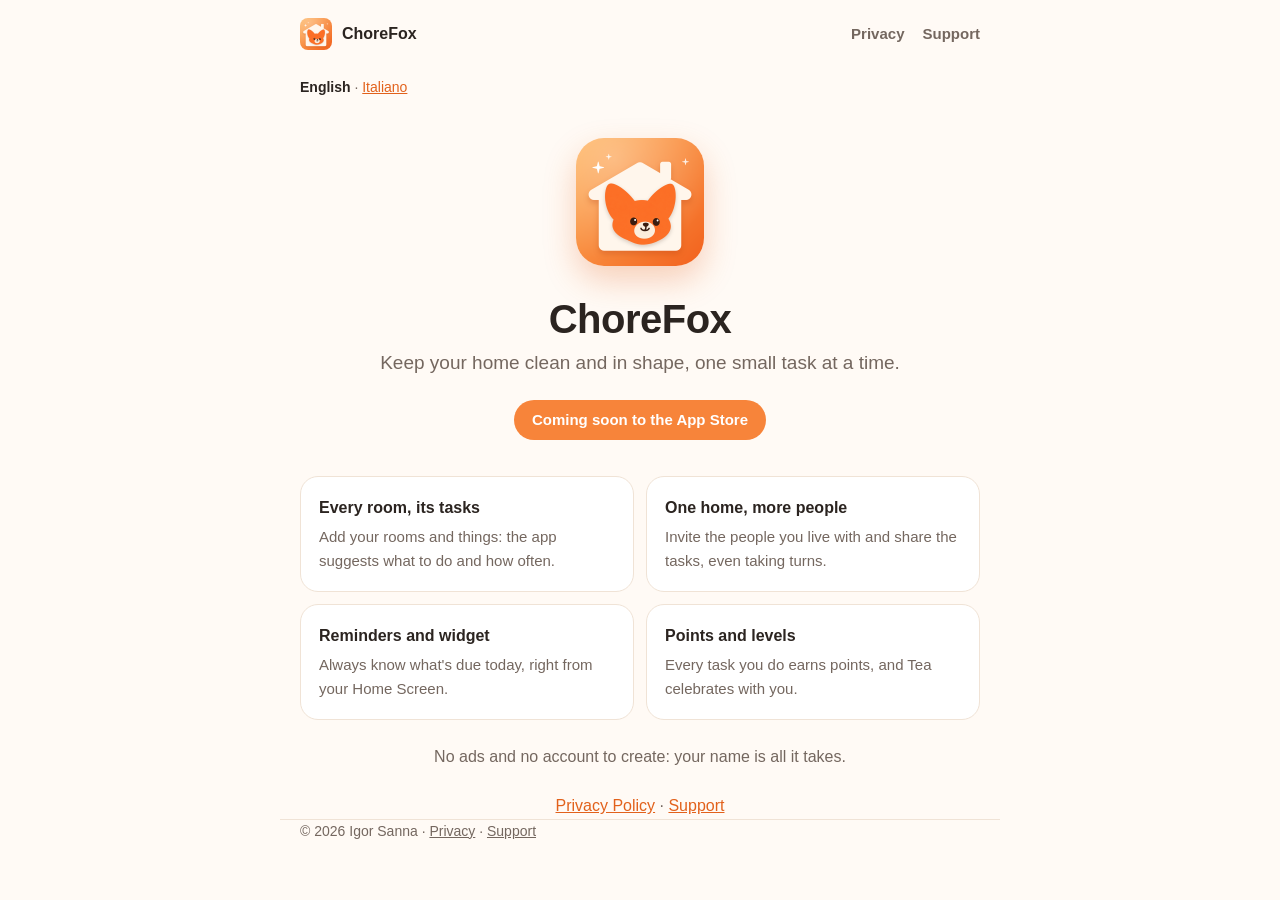
<file: index.html>
<!doctype html>
<html lang="en" data-title-it="ChoreFox">
<head>
  <meta charset="utf-8">
  <meta name="viewport" content="width=device-width, initial-scale=1">
  <title>ChoreFox</title>
  <meta name="description" content="ChoreFox: keep your home clean and in shape, one small task at a time.">
  <link rel="icon" href="favicon.png">
  <link rel="apple-touch-icon" href="apple-touch-icon.png">
  <link rel="stylesheet" href="style.css">
  <script src="lang.js"></script>
</head>
<body>
  <header>
    <div class="wrap bar">
      <a class="brand" href="./"><img src="icon.png" alt=""> ChoreFox</a>
      <nav>
        <a href="privacy.html">Privacy</a>
        <a href="support.html"><span class="t-en">Support</span><span class="t-it">Supporto</span></a>
      </nav>
    </div>
  </header>

  <main class="wrap">
    <p class="lang"><a href="#en">English</a> · <a href="#it">Italiano</a></p>

    <section id="en" lang="en">
      <div class="hero">
        <img src="icon.png" alt="The ChoreFox icon: Tea the fox in a little house">
        <h1>ChoreFox</h1>
        <p>Keep your home clean and in shape, one small task at a time.</p>
        <span class="pill">Coming soon to the App Store</span>
      </div>

      <div class="features">
        <div class="feature">
          <h3>Every room, its tasks</h3>
          <p>Add your rooms and things: the app suggests what to do and how often.</p>
        </div>
        <div class="feature">
          <h3>One home, more people</h3>
          <p>Invite the people you live with and share the tasks, even taking turns.</p>
        </div>
        <div class="feature">
          <h3>Reminders and widget</h3>
          <p>Always know what's due today, right from your Home Screen.</p>
        </div>
        <div class="feature">
          <h3>Points and levels</h3>
          <p>Every task you do earns points, and Tea celebrates with you.</p>
        </div>
      </div>

      <p class="note">No ads and no account to create: your name is all it takes.</p>
      <p class="note"><a href="privacy.html#en">Privacy Policy</a> · <a href="support.html#en">Support</a></p>
    </section>

    <hr class="sep">

    <section id="it" lang="it">
      <div class="hero">
        <img src="icon.png" alt="L'icona di ChoreFox: Tea, la volpe, in una casetta">
        <h1>ChoreFox</h1>
        <p>Tieni la casa pulita e in ordine, una piccola attività alla volta.</p>
        <span class="pill">Presto sull'App Store</span>
      </div>

      <div class="features">
        <div class="feature">
          <h3>Ogni stanza, le sue attività</h3>
          <p>Aggiungi stanze e oggetti: l'app ti suggerisce cosa fare e ogni quanto.</p>
        </div>
        <div class="feature">
          <h3>Una casa, più persone</h3>
          <p>Invita chi vive con te e dividete le attività, anche a turno.</p>
        </div>
        <div class="feature">
          <h3>Promemoria e widget</h3>
          <p>Sai sempre cosa c'è da fare oggi, anche dalla schermata Home.</p>
        </div>
        <div class="feature">
          <h3>Punti e livelli</h3>
          <p>Ogni attività fatta vale punti, e Tea festeggia con te.</p>
        </div>
      </div>

      <p class="note">Niente pubblicità e nessun account da creare: basta il tuo nome.</p>
    </section>
  </main>

  <footer class="wrap">
    © 2026 Igor Sanna · <a href="privacy.html">Privacy</a> · <a href="support.html"><span class="t-en">Support</span><span class="t-it">Supporto</span></a>
  </footer>
</body>
</html>
</file>
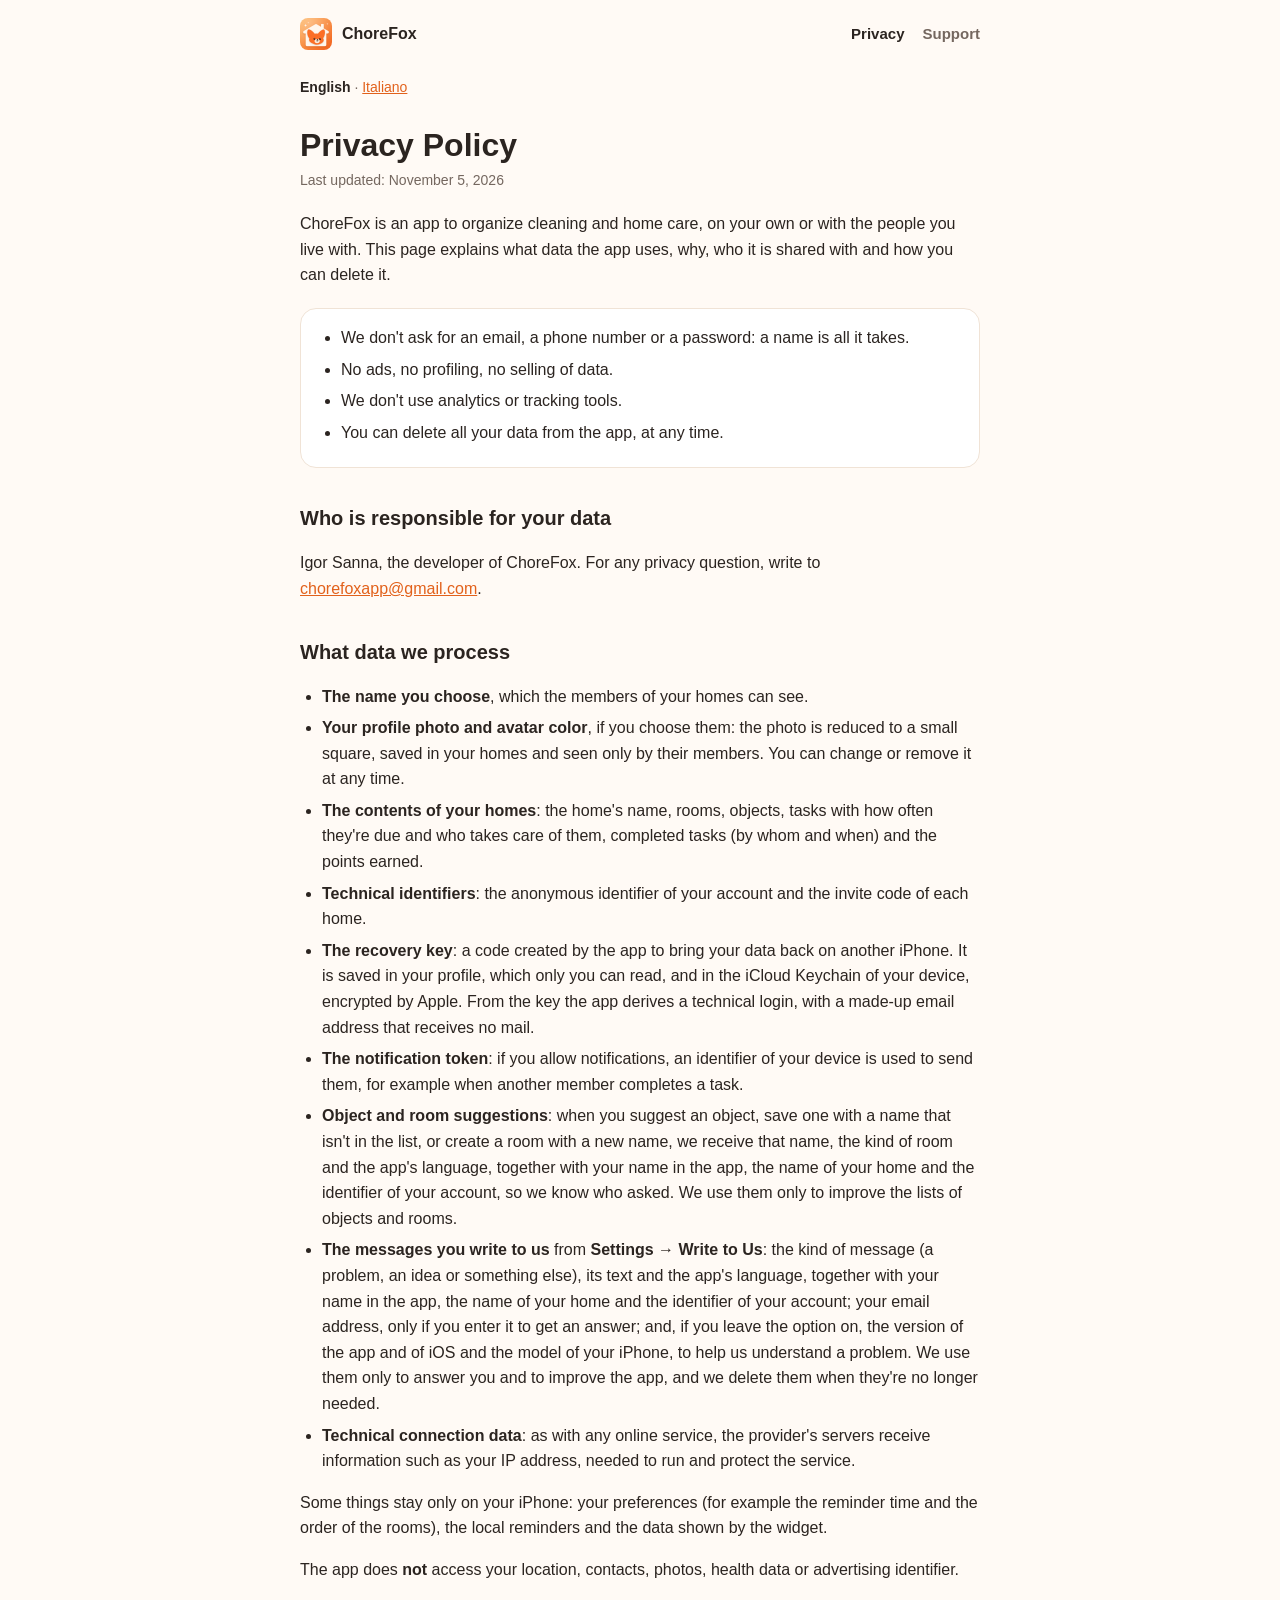
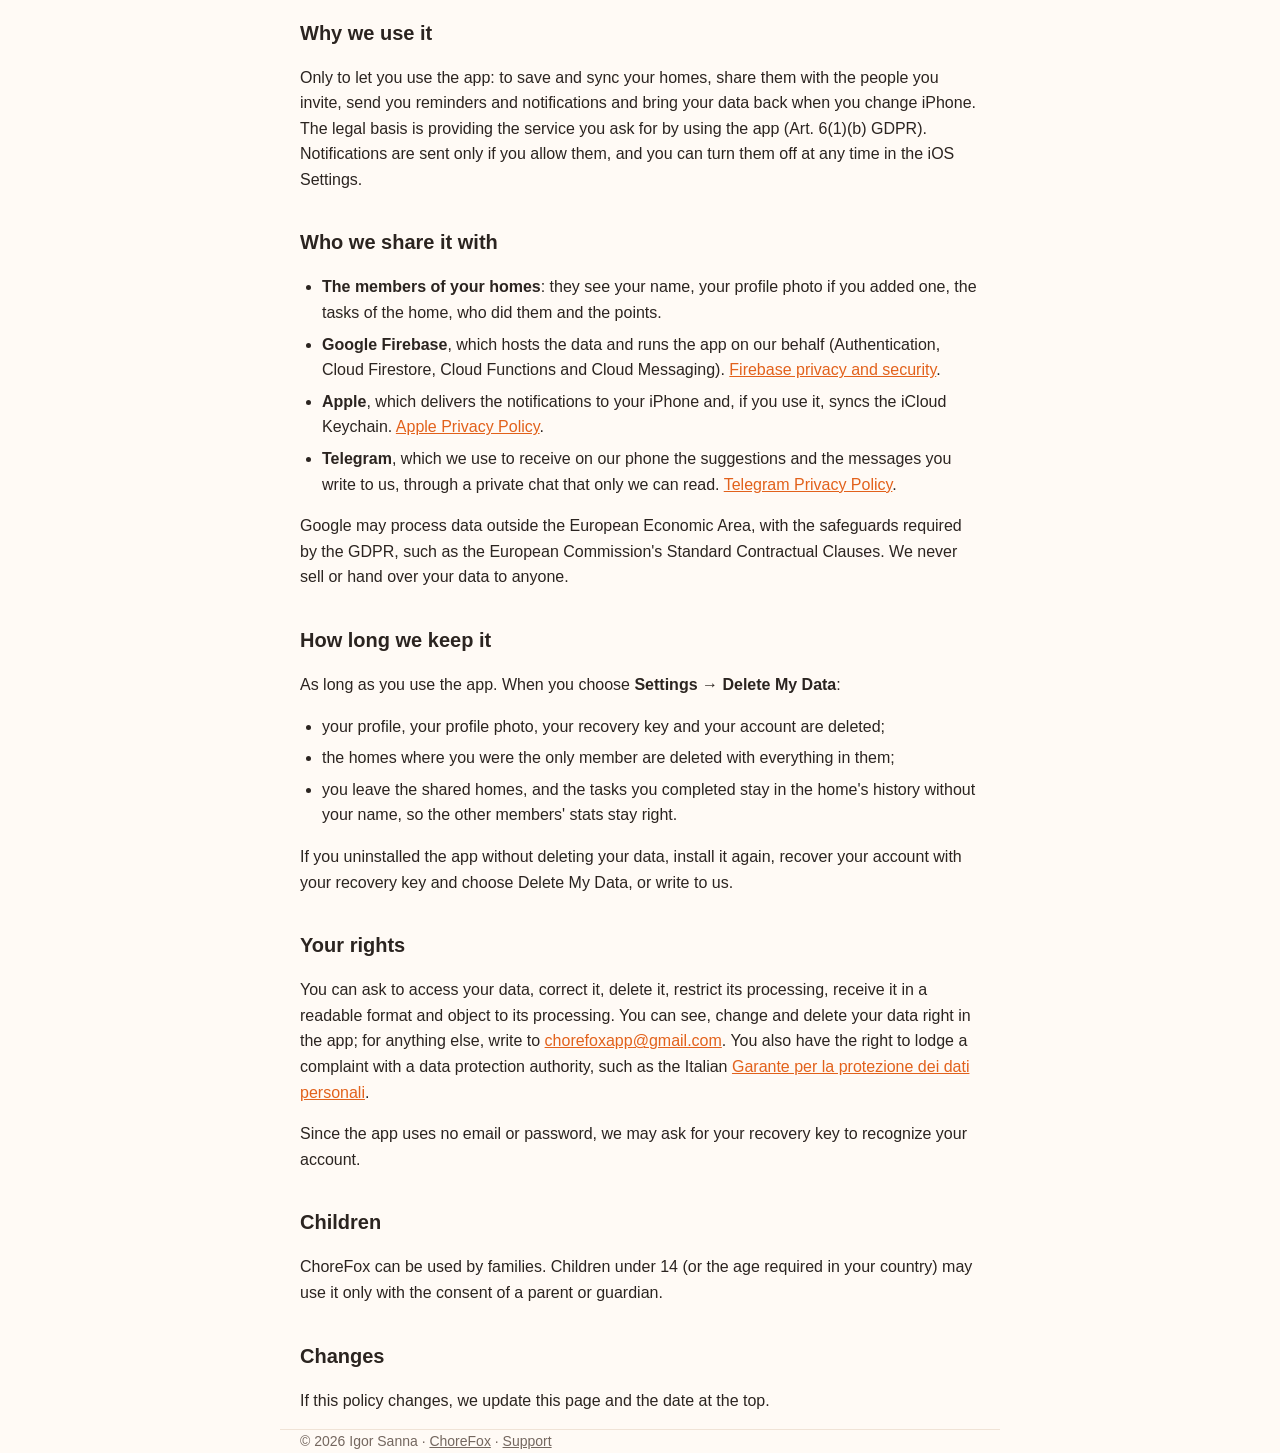
<file: privacy.html>
<!doctype html>
<html lang="en" data-title-it="Informativa sulla privacy – ChoreFox">
<head>
  <meta charset="utf-8">
  <meta name="viewport" content="width=device-width, initial-scale=1">
  <title>Privacy Policy – ChoreFox</title>
  <meta name="description" content="Privacy Policy of the ChoreFox app.">
  <link rel="icon" href="favicon.png">
  <link rel="apple-touch-icon" href="apple-touch-icon.png">
  <link rel="stylesheet" href="style.css">
  <script src="lang.js"></script>
</head>
<body>
  <header>
    <div class="wrap bar">
      <a class="brand" href="./"><img src="icon.png" alt=""> ChoreFox</a>
      <nav>
        <a href="privacy.html" aria-current="page">Privacy</a>
        <a href="support.html"><span class="t-en">Support</span><span class="t-it">Supporto</span></a>
      </nav>
    </div>
  </header>

  <main class="wrap doc">
    <p class="lang"><a href="#en">English</a> · <a href="#it">Italiano</a></p>

    <!-- ===================== ENGLISH ===================== -->
    <section id="en" lang="en">
      <h1>Privacy Policy</h1>
      <p class="updated">Last updated: November 5, 2026</p>

      <p>ChoreFox is an app to organize cleaning and home care, on your own or with the people you live with. This page explains what data the app uses, why, who it is shared with and how you can delete it.</p>

      <div class="box">
        <ul>
          <li>We don't ask for an email, a phone number or a password: a name is all it takes.</li>
          <li>No ads, no profiling, no selling of data.</li>
          <li>We don't use analytics or tracking tools.</li>
          <li>You can delete all your data from the app, at any time.</li>
        </ul>
      </div>

      <h2>Who is responsible for your data</h2>
      <p>Igor Sanna, the developer of ChoreFox. For any privacy question, write to <a href="mailto:chorefoxapp@gmail.com">chorefoxapp@gmail.com</a>.</p>

      <h2>What data we process</h2>
      <ul>
        <li><strong>The name you choose</strong>, which the members of your homes can see.</li>
        <li><strong>Your profile photo and avatar color</strong>, if you choose them: the photo is reduced to a small square, saved in your homes and seen only by their members. You can change or remove it at any time.</li>
        <li><strong>The contents of your homes</strong>: the home's name, rooms, objects, tasks with how often they're due and who takes care of them, completed tasks (by whom and when) and the points earned.</li>
        <li><strong>Technical identifiers</strong>: the anonymous identifier of your account and the invite code of each home.</li>
        <li><strong>The recovery key</strong>: a code created by the app to bring your data back on another iPhone. It is saved in your profile, which only you can read, and in the iCloud Keychain of your device, encrypted by Apple. From the key the app derives a technical login, with a made-up email address that receives no mail.</li>
        <li><strong>The notification token</strong>: if you allow notifications, an identifier of your device is used to send them, for example when another member completes a task.</li>
        <li><strong>Object and room suggestions</strong>: when you suggest an object, save one with a name that isn't in the list, or create a room with a new name, we receive that name, the kind of room and the app's language, together with your name in the app, the name of your home and the identifier of your account, so we know who asked. We use them only to improve the lists of objects and rooms.</li>
        <li><strong>The messages you write to us</strong> from <strong>Settings → Write to Us</strong>: the kind of message (a problem, an idea or something else), its text and the app's language, together with your name in the app, the name of your home and the identifier of your account; your email address, only if you enter it to get an answer; and, if you leave the option on, the version of the app and of iOS and the model of your iPhone, to help us understand a problem. We use them only to answer you and to improve the app, and we delete them when they're no longer needed.</li>
        <li><strong>Technical connection data</strong>: as with any online service, the provider's servers receive information such as your IP address, needed to run and protect the service.</li>
      </ul>
      <p>Some things stay only on your iPhone: your preferences (for example the reminder time and the order of the rooms), the local reminders and the data shown by the widget.</p>
      <p>The app does <strong>not</strong> access your location, contacts, photos, health data or advertising identifier.</p>

      <h2>Why we use it</h2>
      <p>Only to let you use the app: to save and sync your homes, share them with the people you invite, send you reminders and notifications and bring your data back when you change iPhone. The legal basis is providing the service you ask for by using the app (Art. 6(1)(b) GDPR). Notifications are sent only if you allow them, and you can turn them off at any time in the iOS Settings.</p>

      <h2>Who we share it with</h2>
      <ul>
        <li><strong>The members of your homes</strong>: they see your name, your profile photo if you added one, the tasks of the home, who did them and the points.</li>
        <li><strong>Google Firebase</strong>, which hosts the data and runs the app on our behalf (Authentication, Cloud Firestore, Cloud Functions and Cloud Messaging). <a href="https://firebase.google.com/support/privacy">Firebase privacy and security</a>.</li>
        <li><strong>Apple</strong>, which delivers the notifications to your iPhone and, if you use it, syncs the iCloud Keychain. <a href="https://www.apple.com/legal/privacy/">Apple Privacy Policy</a>.</li>
        <li><strong>Telegram</strong>, which we use to receive on our phone the suggestions and the messages you write to us, through a private chat that only we can read. <a href="https://telegram.org/privacy">Telegram Privacy Policy</a>.</li>
      </ul>
      <p>Google may process data outside the European Economic Area, with the safeguards required by the GDPR, such as the European Commission's Standard Contractual Clauses. We never sell or hand over your data to anyone.</p>

      <h2>How long we keep it</h2>
      <p>As long as you use the app. When you choose <strong>Settings → Delete My Data</strong>:</p>
      <ul>
        <li>your profile, your profile photo, your recovery key and your account are deleted;</li>
        <li>the homes where you were the only member are deleted with everything in them;</li>
        <li>you leave the shared homes, and the tasks you completed stay in the home's history without your name, so the other members' stats stay right.</li>
      </ul>
      <p>If you uninstalled the app without deleting your data, install it again, recover your account with your recovery key and choose Delete My Data, or write to us.</p>

      <h2>Your rights</h2>
      <p>You can ask to access your data, correct it, delete it, restrict its processing, receive it in a readable format and object to its processing. You can see, change and delete your data right in the app; for anything else, write to <a href="mailto:chorefoxapp@gmail.com">chorefoxapp@gmail.com</a>. You also have the right to lodge a complaint with a data protection authority, such as the Italian <a href="https://www.garanteprivacy.it/home_en">Garante per la protezione dei dati personali</a>.</p>
      <p>Since the app uses no email or password, we may ask for your recovery key to recognize your account.</p>

      <h2>Children</h2>
      <p>ChoreFox can be used by families. Children under 14 (or the age required in your country) may use it only with the consent of a parent or guardian.</p>

      <h2>Changes</h2>
      <p>If this policy changes, we update this page and the date at the top.</p>
    </section>

    <hr class="sep">

    <!-- ===================== ITALIANO ===================== -->
    <section id="it" lang="it">
      <h1>Informativa sulla privacy</h1>
      <p class="updated">Ultimo aggiornamento: 5 novembre 2026</p>

      <p>ChoreFox è un'app per organizzare le pulizie e la cura della casa, da soli o con le persone con cui vivi. Questa pagina spiega quali dati usa l'app, perché, con chi li condivide e come puoi cancellarli.</p>

      <div class="box">
        <ul>
          <li>Non ti chiediamo email, numero di telefono o password: basta un nome.</li>
          <li>Niente pubblicità, niente profilazione, nessuna vendita di dati.</li>
          <li>Non usiamo strumenti di statistica o di tracciamento.</li>
          <li>Puoi cancellare tutti i tuoi dati dall'app, in qualsiasi momento.</li>
        </ul>
      </div>

      <h2>Chi è il titolare del trattamento</h2>
      <p>Igor Sanna, sviluppatore di ChoreFox. Per qualsiasi domanda sulla privacy scrivi a <a href="mailto:chorefoxapp@gmail.com">chorefoxapp@gmail.com</a>.</p>

      <h2>Quali dati trattiamo</h2>
      <ul>
        <li><strong>Il nome che scegli</strong>, che vedono i membri delle case di cui fai parte.</li>
        <li><strong>La foto profilo e il colore del tuo avatar</strong>, se li scegli: la foto viene ridotta a un piccolo quadrato, salvata nelle case di cui fai parte e la vedono solo i loro membri. Puoi cambiarla o toglierla quando vuoi.</li>
        <li><strong>I contenuti delle tue case</strong>: nome della casa, stanze, oggetti, attività con la loro frequenza e chi se ne occupa, attività completate (da chi e quando) e i punti guadagnati.</li>
        <li><strong>Identificativi tecnici</strong>: l'identificativo anonimo del tuo account e il codice invito di ogni casa.</li>
        <li><strong>La chiave di recupero</strong>: un codice creato dall'app per ritrovare i tuoi dati su un altro iPhone. È salvata nel tuo profilo, che puoi leggere solo tu, e nel Portachiavi iCloud del tuo dispositivo, cifrato da Apple. Dalla chiave l'app ricava un accesso tecnico, con un indirizzo email fittizio che non riceve posta.</li>
        <li><strong>Il token per le notifiche</strong>: se le autorizzi, un identificativo del dispositivo serve a mandarti le notifiche, per esempio quando un altro membro completa un'attività.</li>
        <li><strong>I suggerimenti di oggetti e stanze</strong>: quando suggerisci un oggetto, ne salvi uno con un nome che non è nella lista o crei una stanza con un nome nuovo, ci arrivano quel nome, il tipo di stanza e la lingua dell'app, insieme al tuo nome nell'app, al nome della tua casa e all'identificativo del tuo account, così sappiamo chi l'ha chiesto. Li usiamo solo per migliorare le liste di oggetti e stanze.</li>
        <li><strong>I messaggi che ci scrivi</strong> da <strong>Impostazioni → Scrivici</strong>: il tipo di messaggio (un problema, un'idea o altro), il testo e la lingua dell'app, insieme al tuo nome nell'app, al nome della tua casa e all'identificativo del tuo account; il tuo indirizzo email, solo se lo inserisci per avere una risposta; e, se lasci attiva l'opzione, la versione dell'app e di iOS e il modello del tuo iPhone, per aiutarci a capire un problema. Li usiamo solo per risponderti e migliorare l'app, e li cancelliamo quando non servono più.</li>
        <li><strong>Dati tecnici di connessione</strong>: come per ogni servizio online, i server del fornitore ricevono informazioni come l'indirizzo IP, necessarie a far funzionare e proteggere il servizio.</li>
      </ul>
      <p>Alcune cose restano solo sul tuo iPhone: le preferenze (per esempio l'orario dei promemoria e l'ordine delle stanze), i promemoria locali e i dati mostrati dal widget.</p>
      <p>L'app <strong>non</strong> accede alla tua posizione, ai contatti, alle foto, ai dati sulla salute né all'identificativo pubblicitario.</p>

      <h2>Perché li usiamo</h2>
      <p>Solo per farti usare l'app: salvare e sincronizzare le tue case, condividerle con chi inviti, mandarti promemoria e notifiche e ritrovare i dati quando cambi iPhone. La base giuridica è l'esecuzione del servizio che chiedi usando l'app (art. 6, par. 1, lett. b del GDPR). Le notifiche arrivano solo se le autorizzi, e puoi disattivarle quando vuoi nelle Impostazioni di iOS.</p>

      <h2>Con chi li condividiamo</h2>
      <ul>
        <li><strong>Con i membri delle tue case</strong>: vedono il tuo nome, la tua foto profilo se l'hai aggiunta, le attività della casa, chi le ha fatte e i punti.</li>
        <li><strong>Con Google Firebase</strong>, che ospita i dati e fa funzionare l'app per nostro conto (Authentication, Cloud Firestore, Cloud Functions e Cloud Messaging). <a href="https://firebase.google.com/support/privacy">Privacy e sicurezza di Firebase</a>.</li>
        <li><strong>Con Apple</strong>, che consegna le notifiche al tuo iPhone e, se lo usi, sincronizza il Portachiavi iCloud. <a href="https://www.apple.com/it/legal/privacy/">Informativa sulla privacy di Apple</a>.</li>
        <li><strong>Con Telegram</strong>, che usiamo per ricevere sul telefono i suggerimenti e i messaggi che ci scrivi, in una chat privata che possiamo leggere solo noi. <a href="https://telegram.org/privacy">Informativa sulla privacy di Telegram</a>.</li>
      </ul>
      <p>Google può trattare i dati anche fuori dallo Spazio Economico Europeo, con le garanzie previste dal GDPR, come le Clausole Contrattuali Standard della Commissione europea. Non vendiamo né cediamo i tuoi dati a nessuno.</p>

      <h2>Per quanto tempo li conserviamo</h2>
      <p>Finché usi l'app. Quando scegli <strong>Impostazioni → Elimina i miei dati</strong>:</p>
      <ul>
        <li>il tuo profilo, la foto profilo, la chiave di recupero e il tuo account vengono cancellati;</li>
        <li>le case in cui eri l'unico membro vengono cancellate con tutto il loro contenuto;</li>
        <li>dalle case condivise esci, e le attività che avevi completato restano nello storico della casa senza il tuo nome, così le statistiche degli altri membri restano corrette.</li>
      </ul>
      <p>Se hai disinstallato l'app senza cancellare i dati, reinstallala, recupera il tuo account con la chiave di recupero e scegli Elimina i miei dati, oppure scrivici.</p>

      <h2>I tuoi diritti</h2>
      <p>Puoi chiedere di accedere ai tuoi dati, correggerli, cancellarli, limitarne il trattamento, riceverli in un formato leggibile e opporti al trattamento. Puoi vedere, modificare e cancellare i tuoi dati direttamente nell'app; per tutto il resto scrivici a <a href="mailto:chorefoxapp@gmail.com">chorefoxapp@gmail.com</a>. Hai anche il diritto di presentare un reclamo al <a href="https://www.garanteprivacy.it">Garante per la protezione dei dati personali</a>.</p>
      <p>Poiché l'app non usa email né password, per riconoscere il tuo account potremmo chiederti la chiave di recupero.</p>

      <h2>Minori</h2>
      <p>ChoreFox si può usare in famiglia. I ragazzi sotto i 14 anni possono usarla solo con il consenso di un genitore o di chi ne fa le veci.</p>

      <h2>Modifiche</h2>
      <p>Se questa informativa cambia, aggiorniamo questa pagina e la data in alto.</p>
    </section>
  </main>

  <footer class="wrap">
    © 2026 Igor Sanna · <a href="./">ChoreFox</a> · <a href="support.html"><span class="t-en">Support</span><span class="t-it">Supporto</span></a>
  </footer>
</body>
</html>
</file>
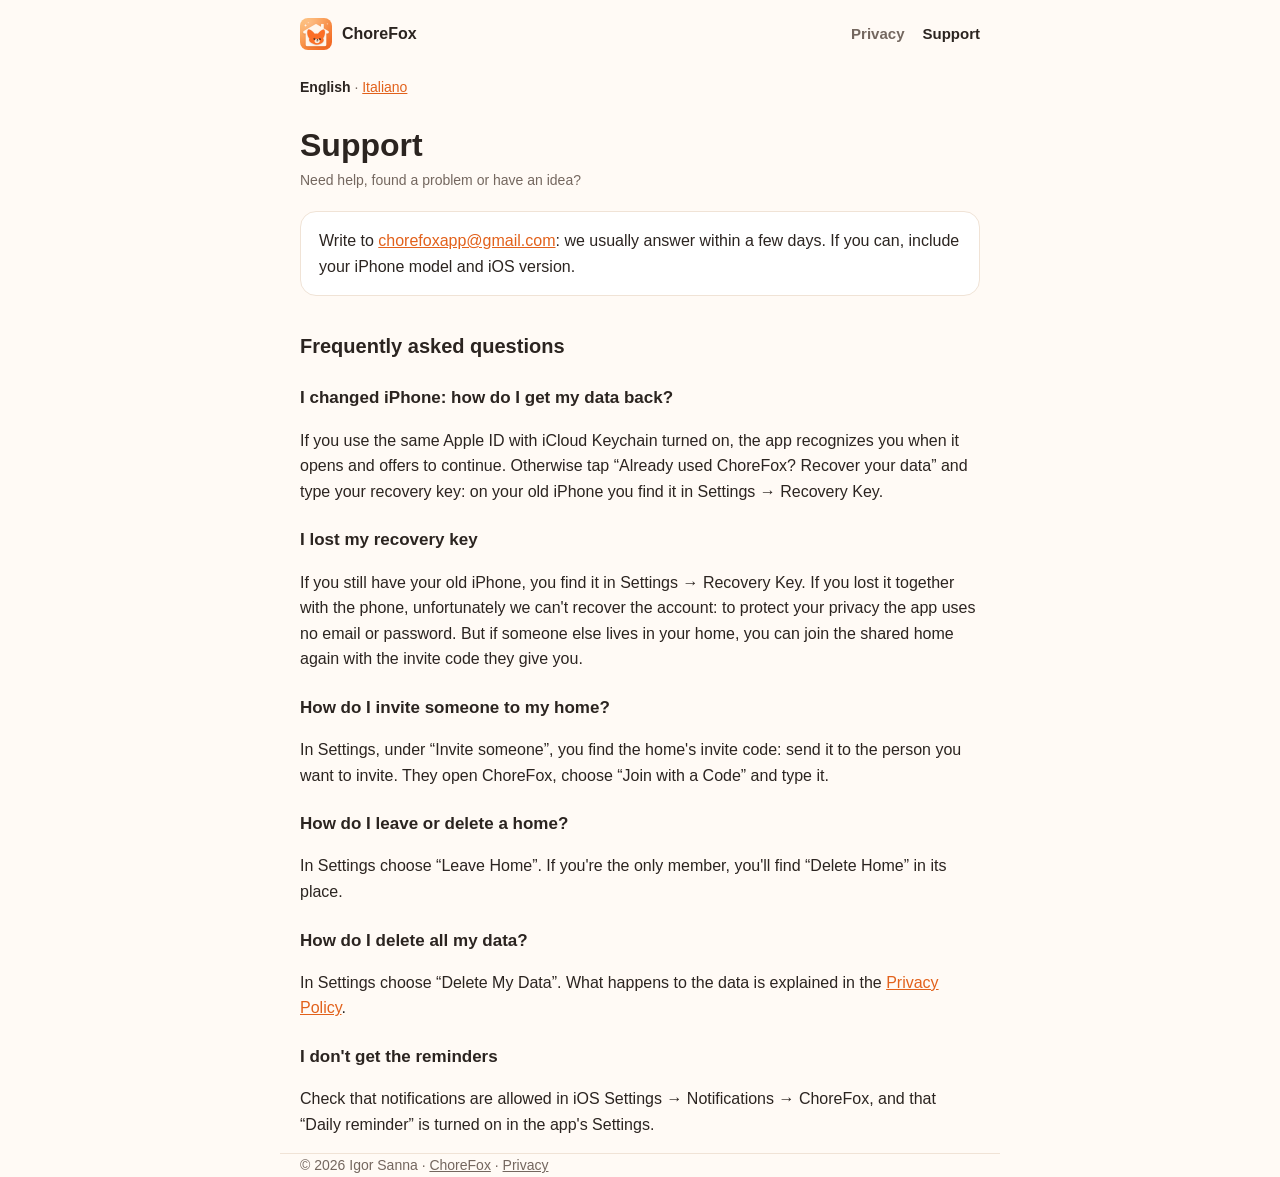
<file: support.html>
<!doctype html>
<html lang="en" data-title-it="Supporto – ChoreFox">
<head>
  <meta charset="utf-8">
  <meta name="viewport" content="width=device-width, initial-scale=1">
  <title>Support – ChoreFox</title>
  <meta name="description" content="Help and frequently asked questions about the ChoreFox app.">
  <link rel="icon" href="favicon.png">
  <link rel="apple-touch-icon" href="apple-touch-icon.png">
  <link rel="stylesheet" href="style.css">
  <script src="lang.js"></script>
</head>
<body>
  <header>
    <div class="wrap bar">
      <a class="brand" href="./"><img src="icon.png" alt=""> ChoreFox</a>
      <nav>
        <a href="privacy.html">Privacy</a>
        <a href="support.html" aria-current="page"><span class="t-en">Support</span><span class="t-it">Supporto</span></a>
      </nav>
    </div>
  </header>

  <main class="wrap doc">
    <p class="lang"><a href="#en">English</a> · <a href="#it">Italiano</a></p>

    <!-- ===================== ENGLISH ===================== -->
    <section id="en" lang="en">
      <h1>Support</h1>
      <p class="updated">Need help, found a problem or have an idea?</p>

      <div class="box">
        <p>Write to <a href="mailto:chorefoxapp@gmail.com">chorefoxapp@gmail.com</a>: we usually answer within a few days. If you can, include your iPhone model and iOS version.</p>
      </div>

      <h2>Frequently asked questions</h2>

      <h3>I changed iPhone: how do I get my data back?</h3>
      <p>If you use the same Apple ID with iCloud Keychain turned on, the app recognizes you when it opens and offers to continue. Otherwise tap “Already used ChoreFox? Recover your data” and type your recovery key: on your old iPhone you find it in Settings → Recovery Key.</p>

      <h3>I lost my recovery key</h3>
      <p>If you still have your old iPhone, you find it in Settings → Recovery Key. If you lost it together with the phone, unfortunately we can't recover the account: to protect your privacy the app uses no email or password. But if someone else lives in your home, you can join the shared home again with the invite code they give you.</p>

      <h3>How do I invite someone to my home?</h3>
      <p>In Settings, under “Invite someone”, you find the home's invite code: send it to the person you want to invite. They open ChoreFox, choose “Join with a Code” and type it.</p>

      <h3>How do I leave or delete a home?</h3>
      <p>In Settings choose “Leave Home”. If you're the only member, you'll find “Delete Home” in its place.</p>

      <h3>How do I delete all my data?</h3>
      <p>In Settings choose “Delete My Data”. What happens to the data is explained in the <a href="privacy.html#en">Privacy Policy</a>.</p>

      <h3>I don't get the reminders</h3>
      <p>Check that notifications are allowed in iOS Settings → Notifications → ChoreFox, and that “Daily reminder” is turned on in the app's Settings.</p>
    </section>

    <hr class="sep">

    <!-- ===================== ITALIANO ===================== -->
    <section id="it" lang="it">
      <h1>Supporto</h1>
      <p class="updated">Serve aiuto, hai trovato un problema o hai un'idea?</p>

      <div class="box">
        <p>Scrivi a <a href="mailto:chorefoxapp@gmail.com">chorefoxapp@gmail.com</a>: di solito rispondiamo entro pochi giorni. Se puoi, indica il modello di iPhone e la versione di iOS.</p>
      </div>

      <h2>Domande frequenti</h2>

      <h3>Ho cambiato iPhone: come ritrovo i miei dati?</h3>
      <p>Se usi lo stesso ID Apple con il Portachiavi iCloud attivo, all'apertura l'app ti riconosce e ti propone di continuare. Altrimenti tocca «Hai già usato ChoreFox? Recupera i tuoi dati» e inserisci la tua chiave di recupero: sul vecchio iPhone la trovi in Impostazioni → Chiave di recupero.</p>

      <h3>Ho perso la chiave di recupero</h3>
      <p>Se hai ancora il vecchio iPhone, la trovi in Impostazioni → Chiave di recupero. Se invece l'hai persa insieme al telefono, purtroppo non possiamo recuperare l'account: per proteggere la tua privacy l'app non usa email né password. Se però un'altra persona vive nella tua stessa casa, puoi rientrare nella casa condivisa con il codice invito che ti dà.</p>

      <h3>Come invito qualcuno nella mia casa?</h3>
      <p>In Impostazioni, alla voce «Invita qualcuno», trovi il codice invito della casa: mandalo a chi vuoi invitare. L'altra persona apre ChoreFox, sceglie «Entra con un codice» e lo inserisce.</p>

      <h3>Come esco da una casa o la elimino?</h3>
      <p>In Impostazioni scegli «Esci dalla casa». Se sei l'unico membro, al suo posto trovi «Elimina la casa».</p>

      <h3>Come cancello tutti i miei dati?</h3>
      <p>In Impostazioni scegli «Elimina i miei dati». Cosa succede ai dati è spiegato nell'<a href="privacy.html">informativa sulla privacy</a>.</p>

      <h3>Non ricevo i promemoria</h3>
      <p>Controlla che le notifiche siano consentite in Impostazioni di iOS → Notifiche → ChoreFox, e che il «Promemoria giornaliero» sia attivo nelle Impostazioni dell'app.</p>
    </section>
  </main>

  <footer class="wrap">
    © 2026 Igor Sanna · <a href="./">ChoreFox</a> · <a href="privacy.html">Privacy</a>
  </footer>
</body>
</html>
</file>
<file: style.css>
:root {
  color-scheme: light dark;
  --bg: #fffaf5;
  --text: #2b2420;
  --muted: #74675f;
  --card: #ffffff;
  --line: #f0e3d6;
  --accent: #e2611b;
  --pill: #f7843a;
}

@media (prefers-color-scheme: dark) {
  :root {
    --bg: #1b1613;
    --text: #f5ede6;
    --muted: #b2a59b;
    --card: #26201b;
    --line: #3a302a;
    --accent: #ff9a5c;
  }
}

* {
  box-sizing: border-box;
}

html {
  -webkit-text-size-adjust: 100%;
}

body {
  margin: 0;
  background: var(--bg);
  color: var(--text);
  font: 16px/1.6 -apple-system, BlinkMacSystemFont, "Segoe UI", Roboto, Helvetica, Arial, sans-serif;
}

a {
  color: var(--accent);
}

.wrap {
  max-width: 720px;
  margin: 0 auto;
  padding: 0 20px;
}

/* Header */

.bar {
  display: flex;
  align-items: center;
  justify-content: space-between;
  gap: 12px;
  padding-top: 18px;
  padding-bottom: 18px;
}

.brand {
  display: flex;
  align-items: center;
  gap: 10px;
  color: var(--text);
  font-weight: 700;
  text-decoration: none;
}

.brand img {
  width: 32px;
  height: 32px;
  border-radius: 8px;
}

nav {
  display: flex;
  gap: 18px;
}

nav a {
  color: var(--muted);
  font-size: 15px;
  font-weight: 600;
  text-decoration: none;
}

nav a[aria-current="page"] {
  color: var(--text);
}

.lang {
  margin: 8px 0 0;
  color: var(--muted);
  font-size: 14px;
}

/* Home */

.hero {
  padding: 40px 0 36px;
  text-align: center;
}

.hero img {
  width: 128px;
  height: 128px;
  border-radius: 28px;
  box-shadow: 0 14px 32px rgba(226, 97, 27, 0.28);
}

.hero h1 {
  margin: 22px 0 6px;
  font-family: ui-rounded, "SF Pro Rounded", -apple-system, BlinkMacSystemFont, sans-serif;
  font-size: 40px;
  line-height: 1.15;
  letter-spacing: -0.5px;
}

.hero p {
  max-width: 28em;
  text-wrap: balance;
  margin: 0 auto;
  color: var(--muted);
  font-size: 19px;
}

.pill {
  display: inline-block;
  margin-top: 22px;
  padding: 8px 18px;
  border-radius: 999px;
  background: var(--pill);
  color: #fff;
  font-size: 15px;
  font-weight: 700;
}

.features {
  display: grid;
  grid-template-columns: repeat(auto-fit, minmax(260px, 1fr));
  gap: 12px;
}

.feature {
  padding: 18px;
  border: 1px solid var(--line);
  border-radius: 18px;
  background: var(--card);
}

.feature h3 {
  margin: 0 0 4px;
  font-size: 16px;
}

.feature p {
  margin: 0;
  color: var(--muted);
  font-size: 15px;
}

.note {
  margin: 24px 0 0;
  color: var(--muted);
  text-align: center;
}

/* Documents (privacy, support) */

.doc h1 {
  margin: 28px 0 4px;
  font-size: 32px;
  line-height: 1.2;
}

.doc h2 {
  margin: 34px 0 6px;
  font-size: 20px;
}

.doc h3 {
  margin: 22px 0 4px;
  font-size: 17px;
}

.updated {
  margin: 0 0 20px;
  color: var(--muted);
  font-size: 14px;
}

.doc ul {
  padding-left: 22px;
}

.doc li {
  margin-bottom: 6px;
}

.box {
  margin: 20px 0;
  padding: 16px 18px;
  border: 1px solid var(--line);
  border-radius: 16px;
  background: var(--card);
}

.box p {
  margin: 0;
}

.box ul {
  margin: 0;
}

hr.sep {
  margin: 56px 0 0;
  border: 0;
  border-top: 1px solid var(--line);
}

/* Languages: lang.js shows one at a time. Without it both show, English
   first, and the short labels stay in English. */

html.show-en section[lang="it"],
html.show-it section[lang="en"],
html.show-en hr.sep,
html.show-it hr.sep {
  display: none;
}

.t-it {
  display: none;
}

html.show-it .t-it {
  display: inline;
}

html.show-it .t-en {
  display: none;
}

html.show-en .lang a[href="#en"],
html.show-it .lang a[href="#it"] {
  color: var(--text);
  font-weight: 600;
  text-decoration: none;
}

/* Footer */

footer {
  margin-top: 56px;
  padding-top: 24px;
  padding-bottom: 48px;
  border-top: 1px solid var(--line);
  color: var(--muted);
  font-size: 14px;
}

footer a {
  color: var(--muted);
}

@media (max-width: 420px) {
  .hero h1 {
    font-size: 34px;
  }

  .doc h1 {
    font-size: 28px;
  }

  nav {
    gap: 14px;
  }
}
</file>
